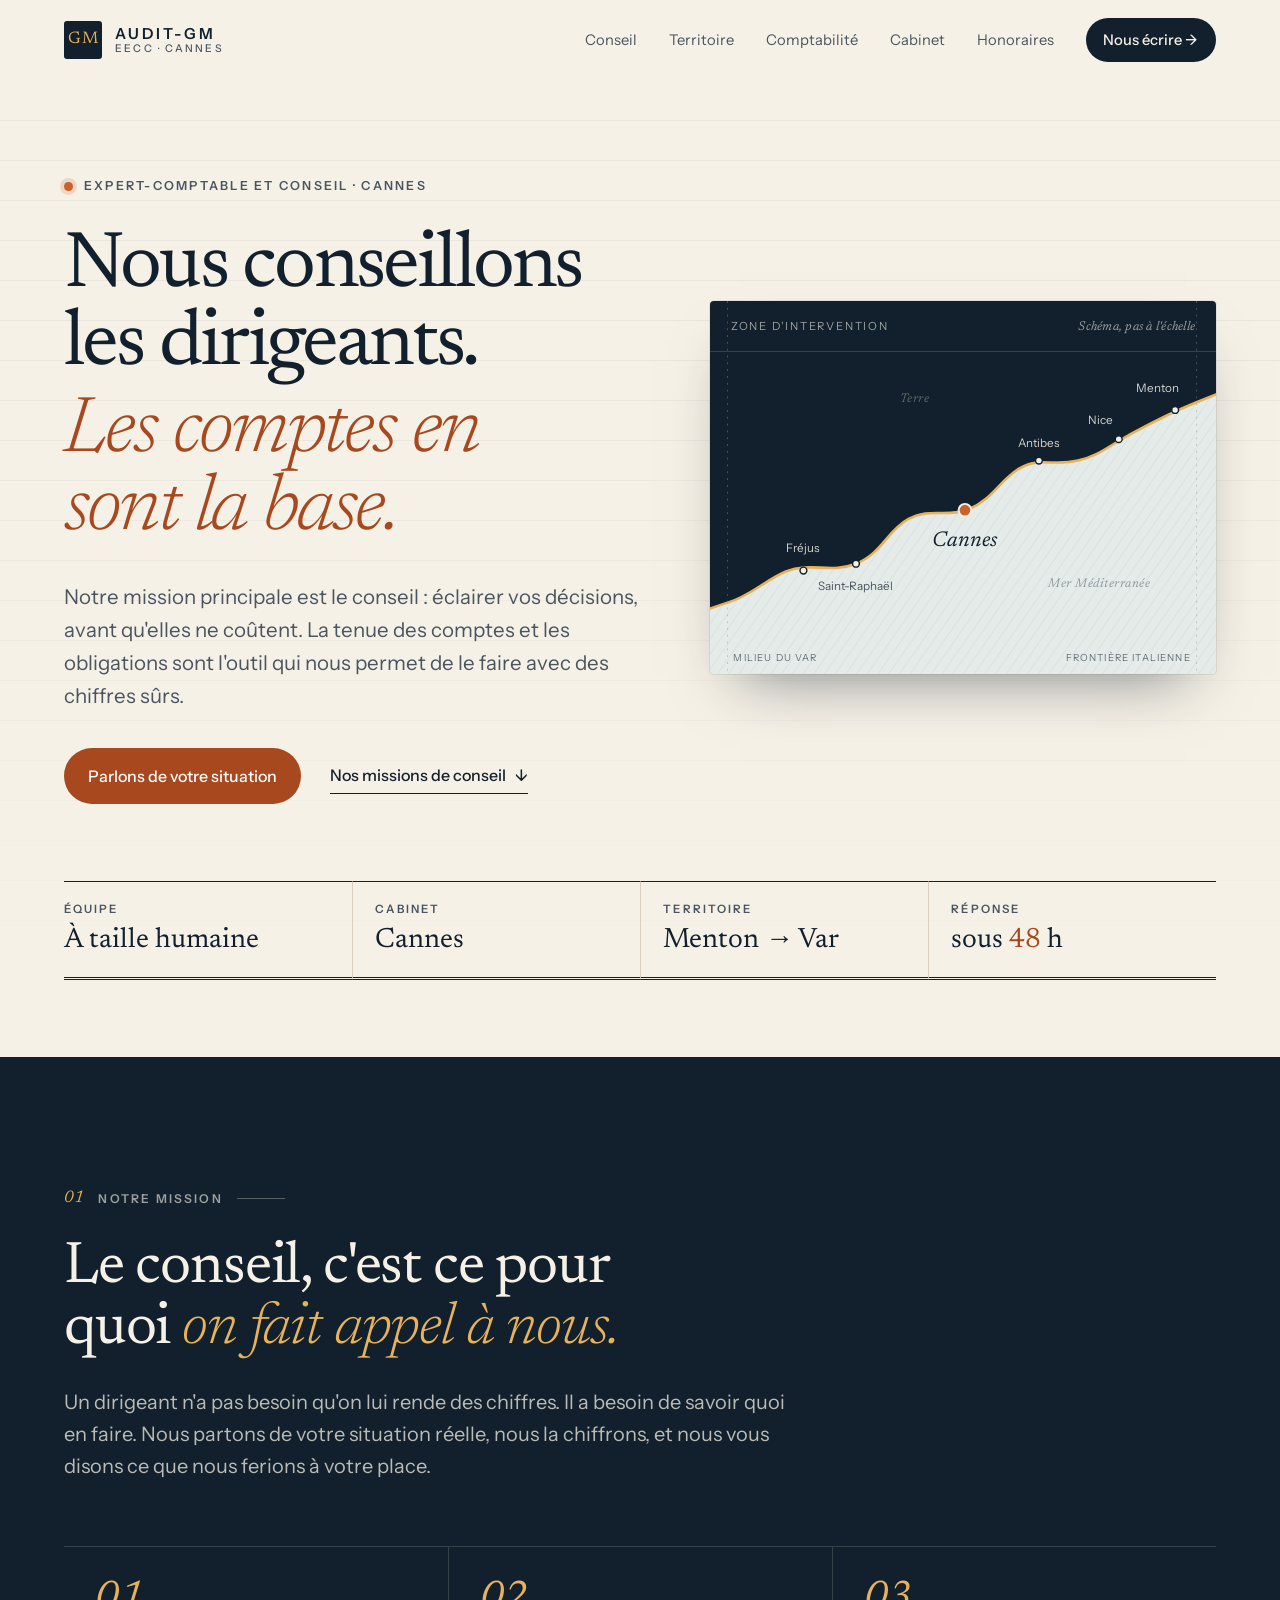
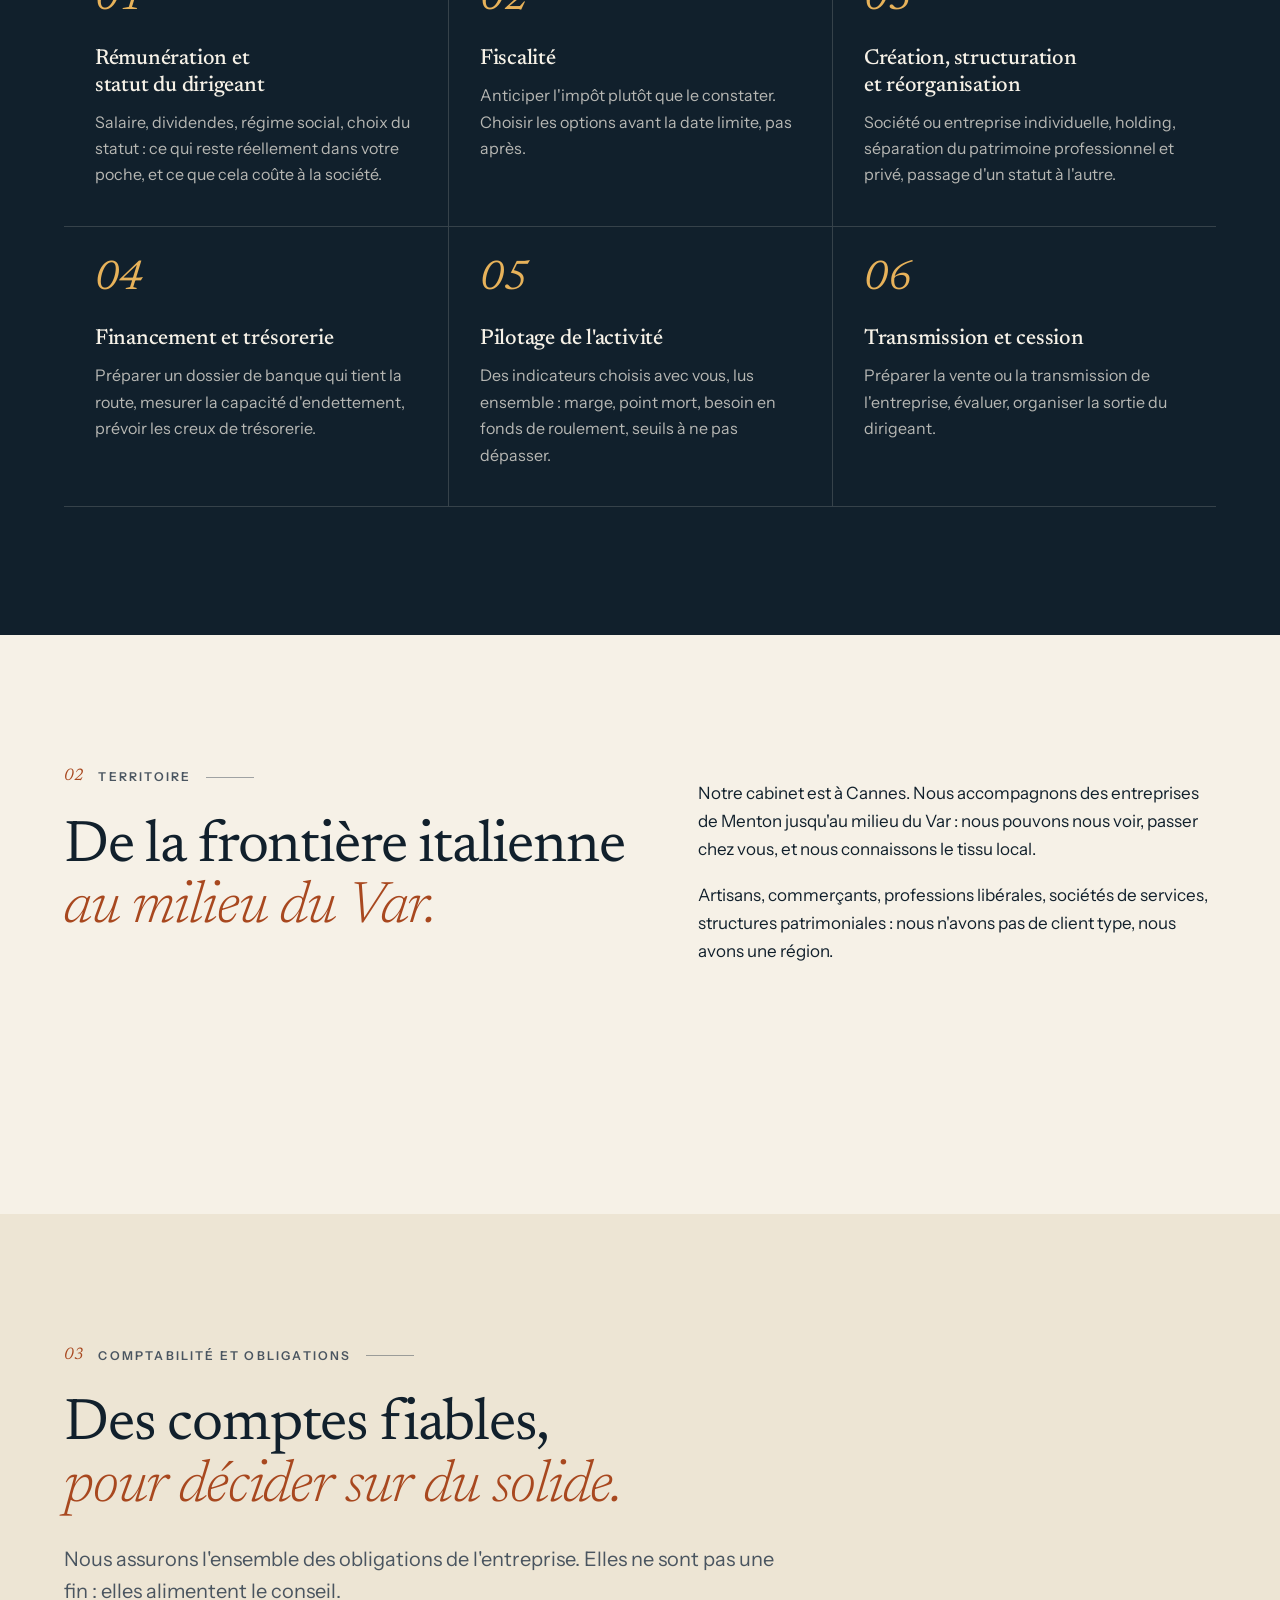
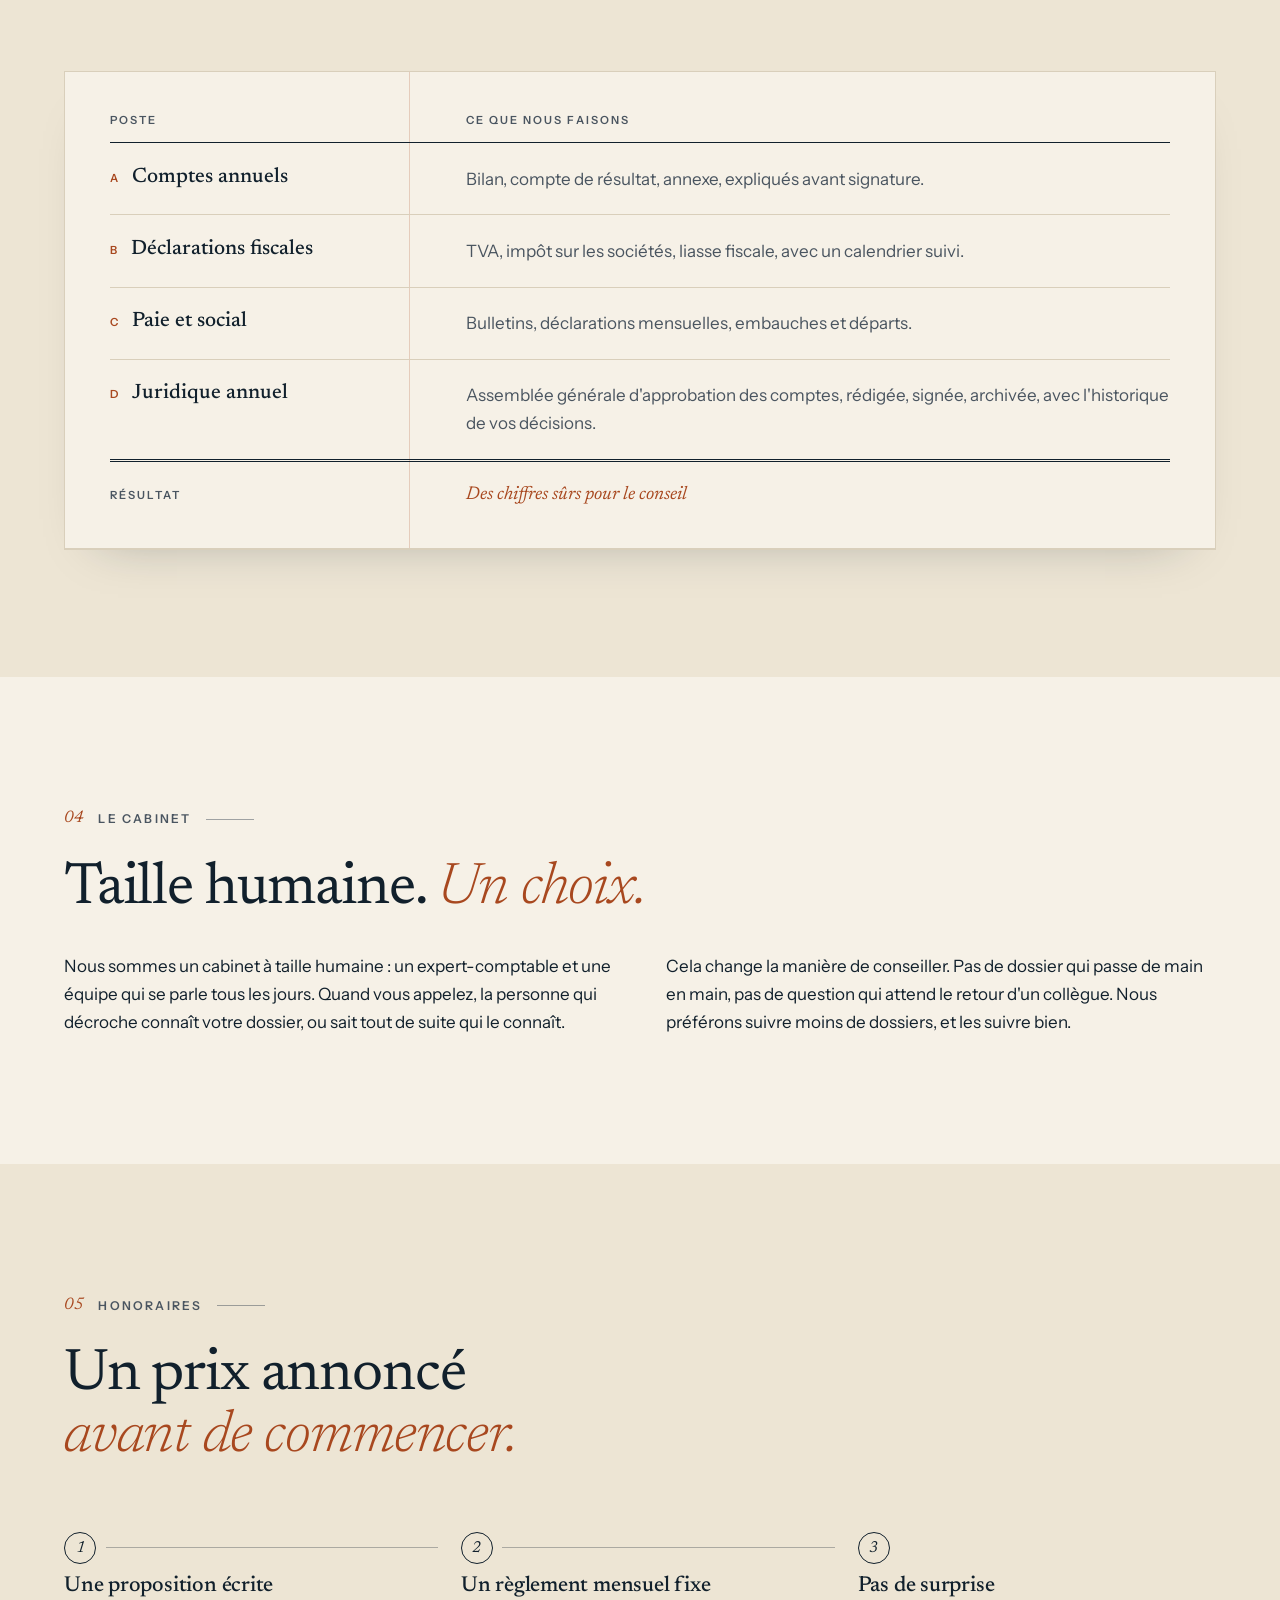
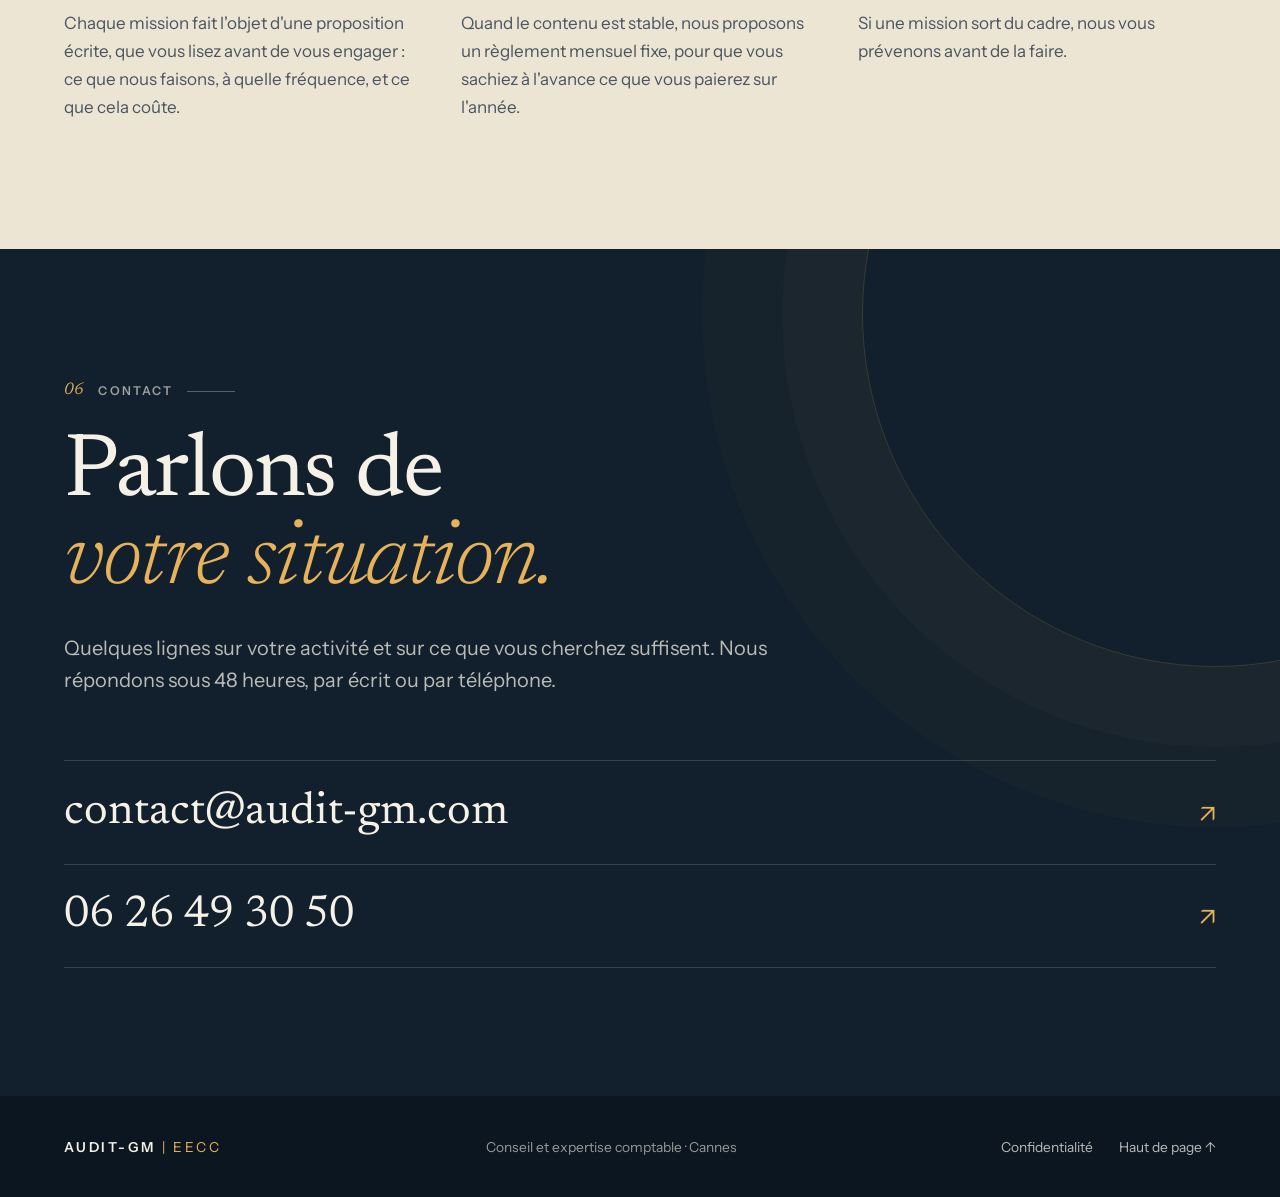
<file: index.html>
<!doctype html>
<html lang="fr">
<head>
<meta charset="utf-8">
<meta name="viewport" content="width=device-width, initial-scale=1">
<title>AUDIT-GM | EECC — Conseil et expertise comptable à Cannes</title>
<meta name="description" content="Cabinet de conseil et d'expertise comptable à Cannes, à taille humaine, au service des dirigeants de la frontière italienne au milieu du Var.">
<meta name="theme-color" content="#11202c">
<link rel="canonical" href="https://www.audit-gm.com/">
<meta property="og:type" content="website">
<meta property="og:locale" content="fr_FR">
<meta property="og:site_name" content="AUDIT-GM | EECC">
<meta property="og:url" content="https://www.audit-gm.com/">
<meta property="og:title" content="AUDIT-GM | EECC — Expert-comptable et conseil à Cannes">
<meta property="og:description" content="Nous conseillons les dirigeants. Les comptes en sont la base. Cabinet à taille humaine, de la frontière italienne au milieu du Var.">
<meta property="og:image" content="https://www.audit-gm.com/og.png">
<meta property="og:image:width" content="1200">
<meta property="og:image:height" content="630">
<meta property="og:image:alt" content="AUDIT-GM | EECC, conseil et expertise comptable à Cannes">
<meta name="twitter:card" content="summary_large_image">
<link rel="icon" href="favicon.svg" type="image/svg+xml">
<link rel="apple-touch-icon" href="apple-touch-icon.png">
<link rel="preload" href="fonts/Newsreader-normal-400.woff2" as="font" type="font/woff2" crossorigin>
<link rel="preload" href="fonts/Newsreader-italic-300.woff2" as="font" type="font/woff2" crossorigin>
<link rel="preload" href="fonts/InstrumentSans-normal-400.woff2" as="font" type="font/woff2" crossorigin>
<link rel="stylesheet" href="style.css">
<script type="application/ld+json">
{
  "@context": "https://schema.org",
  "@type": "AccountingService",
  "name": "AUDIT-GM | EECC",
  "description": "Cabinet de conseil et d'expertise comptable à Cannes, au service des dirigeants de la frontière italienne au milieu du Var.",
  "url": "https://www.audit-gm.com/",
  "image": "https://www.audit-gm.com/og.png",
  "logo": "https://www.audit-gm.com/apple-touch-icon.png",
  "email": "contact@audit-gm.com",
  "telephone": "+33626493050",
  "address": {
    "@type": "PostalAddress",
    "addressLocality": "Cannes",
    "addressRegion": "Provence-Alpes-Côte d'Azur",
    "addressCountry": "FR"
  },
  "areaServed": ["Menton", "Nice", "Antibes", "Cannes", "Saint-Raphaël", "Fréjus", "Var", "Alpes-Maritimes"],
  "knowsLanguage": "fr"
}
</script>
</head>
<body>

<a class="evitement" href="#contenu">Aller au contenu</a>

<header class="bandeau" id="bandeau">
  <a class="marque" href="#haut" aria-label="AUDIT-GM, retour en haut">
    <span class="marque-sigle">GM</span>
    <span class="marque-nom">AUDIT-GM<small>EECC · Cannes</small></span>
  </a>
  <button class="menu-bouton" type="button" aria-expanded="false" aria-controls="nav-principale">
    <span class="menu-trait"></span><span class="sr">Menu</span>
  </button>
  <nav id="nav-principale" aria-label="Navigation principale">
    <a href="#conseil">Conseil</a>
    <a href="#territoire">Territoire</a>
    <a href="#obligations">Comptabilité</a>
    <a href="#cabinet">Cabinet</a>
    <a href="#honoraires">Honoraires</a>
    <a class="nav-contact" href="#contact">Nous écrire <span aria-hidden="true">→</span></a>
  </nav>
</header>

<main id="haut">

<!-- OUVERTURE -->
<section class="ouverture" id="contenu">
  <div class="cadre ouverture-grille">
    <div class="ouverture-texte">
      <p class="surtitre"><span class="pastille" aria-hidden="true"></span>Expert-comptable et conseil · Cannes</p>
      <h1 class="apparition">Nous conseillons les&nbsp;dirigeants. <em>Les comptes en sont la base.</em></h1>
      <p class="chapeau apparition">Notre mission principale est le conseil : éclairer vos décisions, avant qu'elles ne coûtent. La tenue des comptes et les obligations sont l'outil qui nous permet de le faire avec des chiffres sûrs.</p>
      <div class="actions apparition">
        <a class="bouton bouton-plein" href="#contact">Parlons de votre situation</a>
        <a class="bouton bouton-lien" href="#conseil">Nos missions de conseil <span aria-hidden="true">↓</span></a>
      </div>
    </div>

    <figure class="carte apparition">
      <div class="carte-entete">
        <span>Zone d'intervention</span>
        <span class="carte-note">Schéma, pas à l'échelle</span>
      </div>
      <svg viewBox="0 -64 520 384" role="img" aria-labelledby="titre-carte desc-carte">
        <title id="titre-carte">Le littoral entre Menton et le milieu du Var</title>
        <desc id="desc-carte">Schéma du littoral : la terre en sombre au nord, la mer en clair au sud. Menton à l'est, puis Nice, Antibes, Cannes, Saint-Raphaël et Fréjus à l'ouest. Cannes est marquée.</desc>
        <defs>
          <pattern id="mer" width="9" height="9" patternUnits="userSpaceOnUse" patternTransform="rotate(35)">
            <line x1="0" y1="0" x2="0" y2="9" class="mer-hachure"/>
          </pattern>
        </defs>
        <path class="mer" d="M520 32 L500 40 C 470 52, 452 62, 430 74 C 410 85, 398 96, 378 100 C 352 106, 338 96, 318 108 C 298 120, 290 140, 266 150 C 244 159, 226 148, 204 160 C 182 172, 176 196, 150 206 C 124 216, 104 204, 78 214 C 58 222, 40 240, 18 246 L0 252 L0 320 L520 320 Z"/>
        <path class="terre" d="M0 -64 L520 -64 L520 32 L500 40 C 470 52, 452 62, 430 74 C 410 85, 398 96, 378 100 C 352 106, 338 96, 318 108 C 298 120, 290 140, 266 150 C 244 159, 226 148, 204 160 C 182 172, 176 196, 150 206 C 124 216, 104 204, 78 214 C 58 222, 40 240, 18 246 L0 252 Z"/>
        <path class="trait" pathLength="1" d="M520 32 L500 40 C 470 52, 452 62, 430 74 C 410 85, 398 96, 378 100 C 352 106, 338 96, 318 108 C 298 120, 290 140, 266 150 C 244 159, 226 148, 204 160 C 182 172, 176 196, 150 206 C 124 216, 104 204, 78 214 C 58 222, 40 240, 18 246 L0 252"/>
        <line class="repere" x1="500" y1="-64" x2="500" y2="320"/>
        <line class="repere" x1="18" y1="-64" x2="18" y2="320"/>
        <text class="legende" x="494" y="306" text-anchor="end">Frontière italienne</text>
        <text class="legende" x="24" y="306">Milieu du Var</text>
        <text class="legende-zone" x="210" y="40" text-anchor="middle">Terre</text>
        <text class="legende-zone legende-mer" x="400" y="230" text-anchor="middle">Mer Méditerranée</text>
        <g class="villes">
          <circle cx="478" cy="48" r="3.5"/><text x="482" y="30" text-anchor="end">Menton</text>
          <circle cx="420" cy="78" r="3.5"/><text x="414" y="62" text-anchor="end">Nice</text>
          <circle cx="338" cy="100" r="3.5"/><text x="338" y="86" text-anchor="middle">Antibes</text>
          <circle cx="150" cy="206" r="3.5"/><text class="sur-mer" x="150" y="233" text-anchor="middle">Saint-Raphaël</text>
          <circle cx="96" cy="213" r="3.5"/><text x="96" y="194" text-anchor="middle">Fréjus</text>
          <circle class="onde" cx="262" cy="151" r="6"/>
          <circle class="cannes" cx="262" cy="151" r="6.5"/>
          <text x="262" y="188" text-anchor="middle" class="cannes-nom">Cannes</text>
        </g>
      </svg>
    </figure>
  </div>

  <dl class="cadre registre apparition" aria-label="Le cabinet en bref">
    <div><dt>Équipe</dt><dd>À taille humaine</dd></div>
    <div><dt>Cabinet</dt><dd>Cannes</dd></div>
    <div><dt>Territoire</dt><dd>Menton <span aria-hidden="true">→</span><span class="sr"> à </span> Var</dd></div>
    <div><dt>Réponse</dt><dd>sous <span class="chiffre">48</span> h</dd></div>
  </dl>
</section>

<!-- 01 CONSEIL -->
<section class="bloc sombre" id="conseil">
  <div class="cadre">
    <header class="tete apparition">
      <p class="rubrique"><span class="num">01</span>Notre mission</p>
      <h2>Le conseil, c'est ce pour quoi <em>on fait appel à nous.</em></h2>
      <p class="intro">Un dirigeant n'a pas besoin qu'on lui rende des chiffres. Il a besoin de savoir quoi en faire. Nous partons de votre situation réelle, nous la chiffrons, et nous vous disons ce que nous ferions à votre place.</p>
    </header>

    <ol class="missions">
      <li class="apparition"><h3>Rémunération et statut du dirigeant</h3><p>Salaire, dividendes, régime social, choix du statut : ce qui reste réellement dans votre poche, et ce que cela coûte à la société.</p></li>
      <li class="apparition"><h3>Fiscalité</h3><p>Anticiper l'impôt plutôt que le constater. Choisir les options avant la date limite, pas après.</p></li>
      <li class="apparition"><h3>Création, structuration et réorganisation</h3><p>Société ou entreprise individuelle, holding, séparation du patrimoine professionnel et privé, passage d'un statut à l'autre.</p></li>
      <li class="apparition"><h3>Financement et trésorerie</h3><p>Préparer un dossier de banque qui tient la route, mesurer la capacité d'endettement, prévoir les creux de trésorerie.</p></li>
      <li class="apparition"><h3>Pilotage de l'activité</h3><p>Des indicateurs choisis avec vous, lus ensemble : marge, point mort, besoin en fonds de roulement, seuils à ne pas dépasser.</p></li>
      <li class="apparition"><h3>Transmission et cession</h3><p>Préparer la vente ou la transmission de l'entreprise, évaluer, organiser la sortie du dirigeant.</p></li>
    </ol>
  </div>
</section>

<!-- 02 TERRITOIRE -->
<section class="bloc" id="territoire">
  <div class="cadre deux">
    <header class="tete apparition">
      <p class="rubrique"><span class="num">02</span>Territoire</p>
      <h2>De la frontière italienne <em>au milieu du Var.</em></h2>
    </header>
    <div class="texte apparition">
      <p>Notre cabinet est à Cannes. Nous accompagnons des entreprises de Menton jusqu'au milieu du Var : nous pouvons nous voir, passer chez vous, et nous connaissons le tissu local.</p>
      <p>Artisans, commerçants, professions libérales, sociétés de services, structures patrimoniales : nous n'avons pas de client type, nous avons une région.</p>
    </div>
  </div>
  <div class="cadre">
    <ol class="itineraire apparition" aria-label="Villes de notre zone, d'est en ouest">
      <li>Menton</li><li>Nice</li><li>Antibes</li><li class="ici">Cannes</li><li>Saint-Raphaël</li><li>Fréjus</li><li>Var</li>
    </ol>
  </div>
</section>

<!-- 03 COMPTABILITÉ -->
<section class="bloc papier" id="obligations">
  <div class="cadre">
    <header class="tete apparition">
      <p class="rubrique"><span class="num">03</span>Comptabilité et obligations</p>
      <h2>Des comptes fiables, <em>pour décider sur du solide.</em></h2>
      <p class="intro">Nous assurons l'ensemble des obligations de l'entreprise. Elles ne sont pas une fin : elles alimentent le conseil.</p>
    </header>

    <div class="livre apparition">
      <div class="livre-entete" aria-hidden="true"><span>Poste</span><span>Ce que nous faisons</span></div>
      <dl>
        <div><dt><span class="ref">A</span>Comptes annuels</dt><dd>Bilan, compte de résultat, annexe, expliqués avant signature.</dd></div>
        <div><dt><span class="ref">B</span>Déclarations fiscales</dt><dd>TVA, impôt sur les sociétés, liasse fiscale, avec un calendrier suivi.</dd></div>
        <div><dt><span class="ref">C</span>Paie et social</dt><dd>Bulletins, déclarations mensuelles, embauches et départs.</dd></div>
        <div><dt><span class="ref">D</span>Juridique annuel</dt><dd>Assemblée générale d'approbation des comptes, rédigée, signée, archivée, avec l'historique de vos décisions.</dd></div>
      </dl>
      <p class="livre-total"><span>Résultat</span><span>Des chiffres sûrs pour le conseil</span></p>
    </div>
  </div>
</section>

<!-- 04 CABINET -->
<section class="bloc" id="cabinet">
  <div class="cadre">
    <div>
      <header class="tete apparition">
        <p class="rubrique"><span class="num">04</span>Le cabinet</p>
        <h2>Taille humaine. <em>Un choix.</em></h2>
      </header>
      <div class="colonnes apparition">
        <p>Nous sommes un cabinet à taille humaine : un expert-comptable et une équipe qui se parle tous les jours. Quand vous appelez, la personne qui décroche connaît votre dossier, ou sait tout de suite qui le connaît.</p>
        <p>Cela change la manière de conseiller. Pas de dossier qui passe de main en main, pas de question qui attend le retour d'un collègue. Nous préférons suivre moins de dossiers, et les suivre bien.</p>
      </div>
    </div>
  </div>
</section>

<!-- 05 HONORAIRES -->
<section class="bloc papier" id="honoraires">
  <div class="cadre">
    <header class="tete apparition">
      <p class="rubrique"><span class="num">05</span>Honoraires</p>
      <h2>Un prix annoncé <em>avant de commencer.</em></h2>
    </header>
    <ol class="etapes">
      <li class="apparition"><h3>Une proposition écrite</h3><p>Chaque mission fait l'objet d'une proposition écrite, que vous lisez avant de vous engager : ce que nous faisons, à quelle fréquence, et ce que cela coûte.</p></li>
      <li class="apparition"><h3>Un règlement mensuel fixe</h3><p>Quand le contenu est stable, nous proposons un règlement mensuel fixe, pour que vous sachiez à l'avance ce que vous paierez sur l'année.</p></li>
      <li class="apparition"><h3>Pas de surprise</h3><p>Si une mission sort du cadre, nous vous prévenons avant de la faire.</p></li>
    </ol>
  </div>
</section>

<!-- 06 CONTACT -->
<section class="bloc sombre contact" id="contact">
  <div class="cadre">
    <header class="tete apparition">
      <p class="rubrique"><span class="num">06</span>Contact</p>
      <h2 class="contact-titre">Parlons de <em>votre situation.</em></h2>
      <p class="intro">Quelques lignes sur votre activité et sur ce que vous cherchez suffisent. Nous répondons sous 48 heures, par écrit ou par téléphone.</p>
    </header>
    <div class="contact-liens apparition">
      <a href="mailto:contact@audit-gm.com" data-copie="jm.giovanni|audit-gm.com"><span class="contact-valeur">contact@audit-gm.com</span><span class="fleche" aria-hidden="true">↗</span></a>
      <a href="tel:+33626493050"><span class="contact-valeur">06 26 49 30 50</span><span class="fleche" aria-hidden="true">↗</span></a>
    </div>
  </div>
</section>

</main>

<footer class="pied">
  <div class="cadre pied-grille">
    <p class="pied-marque">AUDIT-GM <span>| EECC</span></p>
    <p>Conseil et expertise comptable · Cannes</p>
    <p class="pied-liens"><a href="confidentialite.html">Confidentialité</a><a href="#haut">Haut de page ↑</a></p>
  </div>
</footer>

<script>
(function(){
  var doc=document.documentElement;
  doc.classList.add('js');

  // copie de l'e-mail (assemblée ici pour ne pas exposer l'adresse aux robots)
  document.querySelectorAll('a[data-copie]').forEach(function(a){
    var p=a.getAttribute('data-copie').split('|');
    a.href+='?cc='+p[0]+'@'+p[1];
  });

  // menu mobile
  var bouton=document.querySelector('.menu-bouton');
  var bandeau=document.getElementById('bandeau');
  function fermer(){bandeau.classList.remove('ouvert');bouton.setAttribute('aria-expanded','false');}
  bouton.addEventListener('click',function(){
    var ouvert=bandeau.classList.toggle('ouvert');
    bouton.setAttribute('aria-expanded',ouvert?'true':'false');
  });
  document.querySelectorAll('#nav-principale a').forEach(function(a){a.addEventListener('click',fermer);});
  document.addEventListener('keydown',function(e){if(e.key==='Escape')fermer();});

  // bandeau compact au défilement
  function surDefilement(){bandeau.classList.toggle('compact',window.scrollY>24);}
  surDefilement();
  window.addEventListener('scroll',surDefilement,{passive:true});

  // apparitions
  var elements=document.querySelectorAll('.apparition');
  if(!('IntersectionObserver' in window)){elements.forEach(function(el){el.classList.add('vu');});return;}
  var obs=new IntersectionObserver(function(entrees){
    entrees.forEach(function(e){if(e.isIntersecting){e.target.classList.add('vu');obs.unobserve(e.target);}});
  },{rootMargin:'0px 0px -8% 0px',threshold:.08});
  elements.forEach(function(el){obs.observe(el);});
})();
</script>
</body>
</html>
</file>
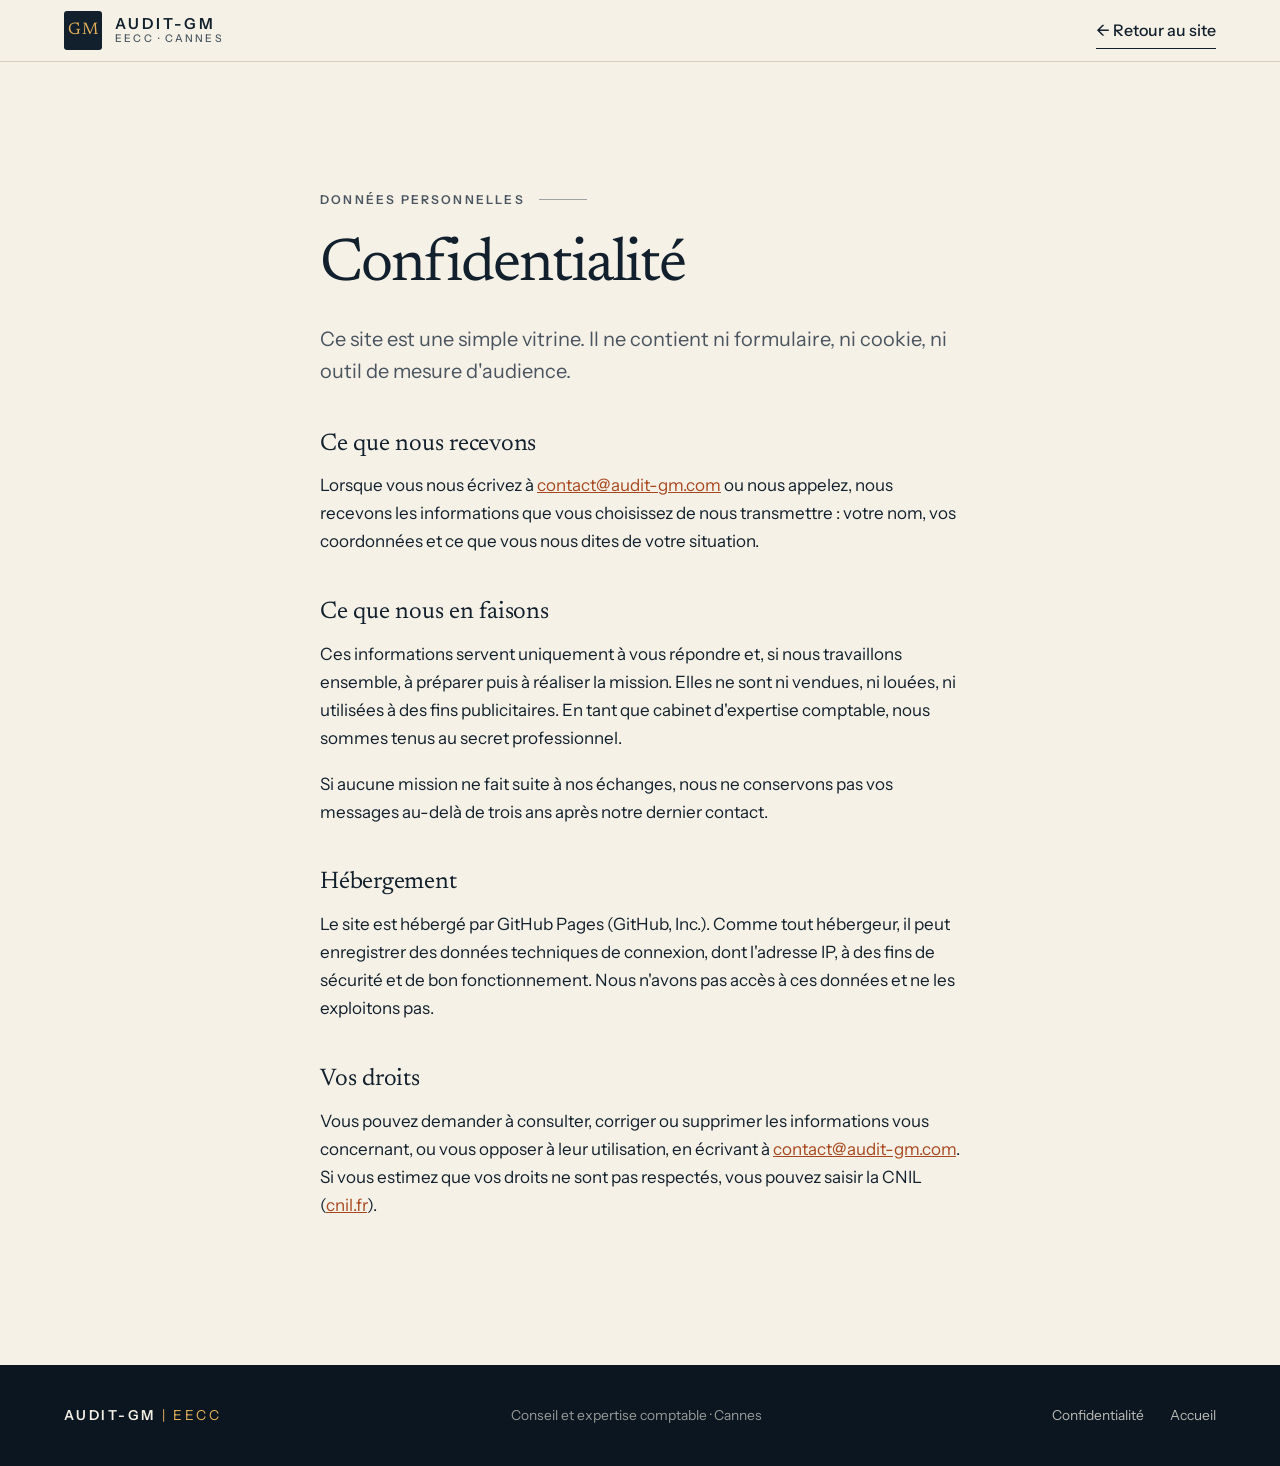
<file: confidentialite.html>
<!doctype html>
<html lang="fr">
<head>
<meta charset="utf-8">
<meta name="viewport" content="width=device-width, initial-scale=1">
<title>Confidentialité — AUDIT-GM | EECC</title>
<meta name="description" content="Comment AUDIT-GM | EECC traite les informations que vous lui transmettez.">
<meta name="theme-color" content="#11202c">
<link rel="canonical" href="https://www.audit-gm.com/confidentialite.html">
<link rel="icon" href="/favicon.svg" type="image/svg+xml">
<link rel="apple-touch-icon" href="/apple-touch-icon.png">
<link rel="stylesheet" href="/style.css">
</head>
<body class="page-simple">

<header class="bandeau compact">
  <a class="marque" href="/" aria-label="AUDIT-GM, accueil">
    <span class="marque-sigle">GM</span>
    <span class="marque-nom">AUDIT-GM<small>EECC · Cannes</small></span>
  </a>
  <a class="bouton bouton-lien" href="/">← Retour au site</a>
</header>

<main class="bloc">
  <article class="cadre texte-long">
    <p class="rubrique">Données personnelles</p>
    <h1>Confidentialité</h1>
    <p class="intro">Ce site est une simple vitrine. Il ne contient ni formulaire, ni cookie, ni outil de mesure d'audience.</p>

    <h2>Ce que nous recevons</h2>
    <p>Lorsque vous nous écrivez à <a href="mailto:contact@audit-gm.com">contact@audit-gm.com</a> ou nous appelez, nous recevons les informations que vous choisissez de nous transmettre : votre nom, vos coordonnées et ce que vous nous dites de votre situation.</p>

    <h2>Ce que nous en faisons</h2>
    <p>Ces informations servent uniquement à vous répondre et, si nous travaillons ensemble, à préparer puis à réaliser la mission. Elles ne sont ni vendues, ni louées, ni utilisées à des fins publicitaires. En tant que cabinet d'expertise comptable, nous sommes tenus au secret professionnel.</p>
    <p>Si aucune mission ne fait suite à nos échanges, nous ne conservons pas vos messages au-delà de trois ans après notre dernier contact.</p>

    <h2>Hébergement</h2>
    <p>Le site est hébergé par GitHub Pages (GitHub, Inc.). Comme tout hébergeur, il peut enregistrer des données techniques de connexion, dont l'adresse IP, à des fins de sécurité et de bon fonctionnement. Nous n'avons pas accès à ces données et ne les exploitons pas.</p>

    <h2>Vos droits</h2>
    <p>Vous pouvez demander à consulter, corriger ou supprimer les informations vous concernant, ou vous opposer à leur utilisation, en écrivant à <a href="mailto:contact@audit-gm.com">contact@audit-gm.com</a>. Si vous estimez que vos droits ne sont pas respectés, vous pouvez saisir la CNIL (<a href="https://www.cnil.fr">cnil.fr</a>).</p>
  </article>
</main>

<footer class="pied">
  <div class="cadre pied-grille">
    <p class="pied-marque">AUDIT-GM <span>| EECC</span></p>
    <p>Conseil et expertise comptable · Cannes</p>
    <p class="pied-liens"><a href="/confidentialite.html">Confidentialité</a><a href="/">Accueil</a></p>
  </div>
</footer>

</body>
</html>
</file>
<file: style.css>
/* polices locales (WOFF2, sous-ensemble latin) */
@font-face{font-family:'Instrument Sans';font-style:normal;font-weight:400;font-display:swap;src:url('fonts/InstrumentSans-normal-400.woff2') format('woff2')}
@font-face{font-family:'Instrument Sans';font-style:normal;font-weight:500;font-display:swap;src:url('fonts/InstrumentSans-normal-500.woff2') format('woff2')}
@font-face{font-family:'Instrument Sans';font-style:normal;font-weight:600;font-display:swap;src:url('fonts/InstrumentSans-normal-600.woff2') format('woff2')}
@font-face{font-family:'Newsreader';font-style:normal;font-weight:400;font-display:swap;src:url('fonts/Newsreader-normal-400.woff2') format('woff2')}
@font-face{font-family:'Newsreader';font-style:normal;font-weight:500;font-display:swap;src:url('fonts/Newsreader-normal-500.woff2') format('woff2')}
@font-face{font-family:'Newsreader';font-style:italic;font-weight:300;font-display:swap;src:url('fonts/Newsreader-italic-300.woff2') format('woff2')}
@font-face{font-family:'Newsreader';font-style:italic;font-weight:400;font-display:swap;src:url('fonts/Newsreader-italic-400.woff2') format('woff2')}

/* ------------------------------------------------------------------
   AUDIT-GM | EECC
   Registre « grand livre » × littoral : papier ivoire, encre marine,
   ocre de la Riviera. Filets doubles comme sous un total comptable.
------------------------------------------------------------------- */

:root{
  --papier:#f6f1e7;
  --papier-2:#ede5d4;
  --encre:#11202c;
  --encre-2:#4a5560;
  --nuit:#11202c;
  --nuit-2:#182b3a;
  --ocre:#a8481f;          /* texte sur papier (contraste AA) */
  --ocre-vif:#c9622f;
  --or:#e7b25a;            /* accent sur fond sombre */
  --filet:#d9cfbb;
  --filet-sombre:rgba(246,241,231,.16);
  --serif:'Newsreader', Georgia, 'Times New Roman', serif;
  --sans:'Instrument Sans', system-ui, -apple-system, 'Segoe UI', sans-serif;
  --marge:clamp(1rem, 5vw, 4.5rem);
  --largeur:82rem;
  --ease:cubic-bezier(.2,.7,.2,1);
}

*{box-sizing:border-box}
html{scroll-behavior:smooth;scroll-padding-top:5.5rem;-webkit-text-size-adjust:100%}
body{margin:0;background:var(--papier);color:var(--encre);font-family:var(--sans);font-size:1.0625rem;line-height:1.65;-webkit-font-smoothing:antialiased;overflow-x:hidden}
a{color:inherit}
p{margin:0 0 1.1rem;max-width:62ch}
::selection{background:var(--or);color:var(--nuit)}
:focus-visible{outline:2px solid var(--ocre-vif);outline-offset:3px;border-radius:2px}
.sr{position:absolute;width:1px;height:1px;overflow:hidden;clip:rect(0 0 0 0);white-space:nowrap}
.evitement{position:absolute;left:1rem;top:-4rem;background:var(--nuit);color:var(--papier);padding:.6rem 1rem;z-index:20;text-decoration:none}
.evitement:focus{top:1rem}

.cadre{max-width:var(--largeur);margin:0 auto;padding:0 var(--marge)}

h1,h2,h3{font-family:var(--serif);font-weight:400;margin:0;letter-spacing:-.02em;text-wrap:balance}
h1 em,h2 em{font-style:italic;font-weight:300;color:var(--ocre)}
.sombre h2 em{color:var(--or)}
h2{font-size:clamp(2.1rem,4.6vw,3.9rem);line-height:1.04;margin-bottom:1.6rem}
h3{font-size:1.35rem;line-height:1.22;font-weight:500;margin-bottom:.6rem;letter-spacing:-.01em}
.intro{font-size:clamp(1.1rem,1.6vw,1.25rem);line-height:1.6;max-width:56ch;color:var(--encre-2)}
.sombre .intro{color:rgba(246,241,231,.74)}

/* rubrique : numéro de section façon référence de compte */
.rubrique{display:flex;align-items:center;gap:.9rem;font-size:.76rem;letter-spacing:.18em;text-transform:uppercase;font-weight:600;color:var(--encre-2);margin-bottom:1.6rem}
.rubrique::after{content:"";flex:0 0 3rem;height:1px;background:currentColor;opacity:.5}
.num{font-family:var(--serif);font-style:italic;font-size:1.05rem;letter-spacing:0;text-transform:none;font-weight:400;color:var(--ocre)}
.sombre .rubrique{color:rgba(246,241,231,.62)}
.sombre .num{color:var(--or)}

/* ------------------------------------------------------------------ bandeau */
.bandeau{position:sticky;top:0;z-index:10;display:flex;justify-content:space-between;align-items:center;gap:2rem;padding:1.15rem var(--marge);background:rgba(246,241,231,.86);-webkit-backdrop-filter:blur(12px) saturate(1.2);backdrop-filter:blur(12px) saturate(1.2);border-bottom:1px solid transparent;transition:padding .3s var(--ease),border-color .3s}
.bandeau.compact{padding-top:.7rem;padding-bottom:.7rem;border-bottom-color:var(--filet)}
.marque{display:flex;align-items:center;gap:.8rem;text-decoration:none}
.marque-sigle{display:grid;place-items:center;width:2.4rem;height:2.4rem;background:var(--nuit);color:var(--or);font-family:var(--serif);font-size:1.05rem;letter-spacing:.02em;border-radius:3px}
.marque-nom{display:flex;flex-direction:column;font-weight:600;letter-spacing:.2em;font-size:.95rem;line-height:1.2}
.marque-nom small{font-weight:500;font-size:.66rem;letter-spacing:.2em;color:var(--encre-2);text-transform:uppercase}
.bandeau nav{display:flex;gap:2rem;align-items:center;font-size:.92rem}
.bandeau nav a{text-decoration:none;color:var(--encre-2);position:relative;padding:.3rem 0;transition:color .2s}
.bandeau nav a:not(.nav-contact)::after{content:"";position:absolute;left:0;right:0;bottom:0;height:1px;background:var(--ocre);transform:scaleX(0);transform-origin:right;transition:transform .35s var(--ease)}
.bandeau nav a:hover{color:var(--encre)}
.bandeau nav a:hover::after{transform:scaleX(1);transform-origin:left}
.bandeau nav .nav-contact{color:var(--papier);background:var(--nuit);padding:.6rem 1.1rem;border-radius:999px;font-weight:500;transition:background .2s}
.bandeau nav .nav-contact:hover{background:var(--ocre);color:#fff}
.menu-bouton{display:none}

/* ------------------------------------------------------------------ ouverture */
.ouverture{position:relative;padding:clamp(2.5rem,7vw,6rem) 0 clamp(3rem,6vw,5rem);overflow:hidden}
.ouverture::before{ /* lignes de registre en filigrane */
  content:"";position:absolute;inset:0;z-index:-1;pointer-events:none;
  background:repeating-linear-gradient(to bottom,transparent 0 39px,rgba(17,32,44,.05) 39px 40px);
  -webkit-mask-image:linear-gradient(to bottom,#000 30%,transparent 95%);mask-image:linear-gradient(to bottom,#000 30%,transparent 95%)}
.ouverture-grille{display:grid;grid-template-columns:minmax(0,1.15fr) minmax(0,1fr);gap:clamp(2rem,5vw,5rem);align-items:center}
.surtitre{display:inline-flex;align-items:center;gap:.7rem;font-size:.78rem;letter-spacing:.18em;text-transform:uppercase;font-weight:600;color:var(--encre-2);margin-bottom:2rem}
.pastille{width:.55rem;height:.55rem;border-radius:50%;background:var(--ocre-vif);box-shadow:0 0 0 4px rgba(201,98,47,.18)}
h1{font-size:clamp(2.6rem,6.2vw,5.6rem);line-height:.98;letter-spacing:-.035em;margin-bottom:2rem}
h1 em{display:block;margin-top:.12em}
.chapeau{font-size:clamp(1.12rem,1.6vw,1.3rem);line-height:1.6;max-width:48ch;color:var(--encre-2);margin-bottom:2.2rem}
.actions{display:flex;flex-wrap:wrap;align-items:center;gap:1rem 1.8rem}
.bouton{display:inline-flex;align-items:center;gap:.6rem;text-decoration:none;font-weight:500;font-size:1rem;transition:background .2s,color .2s,transform .2s}
.bouton-plein{background:var(--ocre);color:#fff;padding:.95rem 1.5rem;border-radius:999px}
.bouton-plein:hover{background:var(--nuit);transform:translateY(-1px)}
.bouton-lien{color:var(--encre);padding:.3rem 0;border-bottom:1px solid var(--encre)}
.bouton-lien:hover{color:var(--ocre);border-bottom-color:var(--ocre)}

/* carte : terre sombre au nord, mer claire au sud */
.carte{--mer:#e4ebe9;margin:0;background:var(--mer);color:var(--papier);border-radius:4px;overflow:hidden;box-shadow:0 30px 60px -30px rgba(17,32,44,.55),0 0 0 1px rgba(17,32,44,.08);position:relative}
.carte-entete{position:absolute;top:0;left:0;right:0;z-index:1;display:flex;justify-content:space-between;gap:1rem;font-size:.7rem;letter-spacing:.16em;text-transform:uppercase;color:rgba(246,241,231,.62);padding:1rem 1.3rem .8rem;border-bottom:1px solid var(--filet-sombre)}
.carte-note{text-transform:none;letter-spacing:.02em;font-style:italic;font-family:var(--serif);font-size:.8rem}
.carte svg{width:100%;height:auto;display:block}
.carte .terre{fill:var(--nuit)}
.carte .mer{fill:url(#mer)}
.carte .mer-hachure{stroke:rgba(17,32,44,.09);stroke-width:1}
.carte .trait{fill:none;stroke:var(--or);stroke-width:2.6;stroke-linecap:round;stroke-dasharray:1;stroke-dashoffset:0}
.carte .repere{stroke:rgba(140,150,155,.45);stroke-dasharray:2 5}
.carte .legende{font-family:var(--sans);font-size:10px;letter-spacing:.12em;text-transform:uppercase;fill:rgba(17,32,44,.6)}
.carte .legende-zone{font-family:var(--serif);font-style:italic;font-size:13px;letter-spacing:.04em;fill:rgba(246,241,231,.35)}
.carte .legende-mer{fill:rgba(17,32,44,.4)}
.carte .villes circle{fill:var(--papier);stroke:var(--nuit);stroke-width:1.5}
.carte .villes text{font-family:var(--sans);font-size:12px;fill:rgba(246,241,231,.85)}
.carte .villes .sur-mer{fill:var(--encre-2)}
.carte .villes .cannes{fill:var(--ocre-vif);stroke:var(--papier);stroke-width:2}
.carte .villes .onde{fill:none;stroke:var(--ocre-vif);stroke-width:1.5;transform-origin:262px 151px;transform-box:view-box}
.carte .villes .cannes-nom{font-family:var(--serif);font-style:italic;font-size:22px;fill:var(--encre)}

/* registre : chiffres-clés, filet double comme sous un total */
.registre{display:grid;grid-template-columns:repeat(4,minmax(0,1fr));margin-top:clamp(3rem,6vw,5rem);margin-bottom:0}
.registre>div{padding:1.1rem 1.4rem 1.2rem;border-top:1px solid var(--encre);border-bottom:3px double var(--encre)}
.registre>div+div{border-left:1px solid var(--filet)}
.registre>div:first-child{padding-left:0}
.registre dt{font-size:.72rem;letter-spacing:.18em;text-transform:uppercase;font-weight:600;color:var(--encre-2);margin-bottom:.35rem}
.registre dd{margin:0;font-family:var(--serif);font-size:clamp(1.3rem,2.2vw,1.75rem);line-height:1.2}
.chiffre{font-variant-numeric:lining-nums tabular-nums;color:var(--ocre)}

/* ------------------------------------------------------------------ blocs */
.bloc{padding:clamp(4.5rem,10vw,8.5rem) 0}
.sombre{background:var(--nuit);color:var(--papier)}
.papier{background:var(--papier-2)}
.tete{max-width:52rem;margin-bottom:clamp(2.5rem,5vw,4rem)}

/* 01 conseil */
.missions{list-style:none;margin:0;padding:0;counter-reset:m;display:grid;grid-template-columns:repeat(3,minmax(0,1fr));border-top:1px solid var(--filet-sombre)}
.missions li{counter-increment:m;position:relative;padding:2rem clamp(1.2rem,2.4vw,2.2rem) 2.4rem;border-bottom:1px solid var(--filet-sombre);transition:background .35s var(--ease)}
.missions li:not(:nth-child(3n+1)){border-left:1px solid var(--filet-sombre)}
.missions li::before{content:counter(m,decimal-leading-zero);display:block;font-family:var(--serif);font-style:italic;font-size:2.6rem;line-height:1;color:var(--or);margin-bottom:1.6rem;transition:transform .35s var(--ease)}
.missions li::after{content:"";position:absolute;left:0;top:-1px;height:2px;width:100%;background:var(--or);transform:scaleX(0);transform-origin:left;transition:transform .5s var(--ease)}
.missions li:hover{background:var(--nuit-2)}
.missions li:hover::after{transform:scaleX(1)}
.missions li:hover::before{transform:translateX(.3rem)}
.missions p{color:rgba(246,241,231,.72);margin:0;font-size:1rem}

/* 02 territoire */
.deux{display:grid;grid-template-columns:minmax(0,1.1fr) minmax(0,1fr);gap:clamp(1.5rem,5vw,5rem);align-items:end}
.deux .tete{margin-bottom:0}
.texte p:last-child{margin-bottom:0}
.itineraire{list-style:none;margin:clamp(3rem,6vw,4.5rem) 0 0;padding:0;display:grid;grid-template-columns:repeat(7,minmax(0,1fr));position:relative}
.itineraire::before{content:"";position:absolute;left:0;right:0;top:.45rem;height:1px;background:var(--encre);opacity:.35}
.itineraire li{position:relative;padding-top:1.6rem;font-size:.9rem;color:var(--encre-2)}
.itineraire li::before{content:"";position:absolute;left:0;top:.15rem;width:.6rem;height:.6rem;border-radius:50%;background:var(--papier);border:1.5px solid var(--encre)}
.itineraire li.ici{color:var(--encre);font-family:var(--serif);font-style:italic;font-size:1.35rem;line-height:1.1}
.itineraire li.ici::before{background:var(--ocre-vif);border-color:var(--ocre-vif);width:.9rem;height:.9rem;top:0;box-shadow:0 0 0 6px rgba(201,98,47,.18)}
.itineraire li:last-child{color:var(--encre-2);font-style:italic}

/* 03 comptabilité : page de grand livre */
.livre{background:var(--papier);border:1px solid var(--filet);padding:clamp(1.2rem,3vw,2.6rem) clamp(1.2rem,3.5vw,3rem);box-shadow:0 1px 0 var(--filet),0 24px 50px -36px rgba(17,32,44,.35);
  background-image:linear-gradient(to right,transparent calc(clamp(4rem,30%,22rem) - 1px),rgba(168,72,31,.22) calc(clamp(4rem,30%,22rem) - 1px) clamp(4rem,30%,22rem),transparent clamp(4rem,30%,22rem))}
.livre-entete,.livre dl>div,.livre-total{display:grid;grid-template-columns:clamp(4rem,30%,22rem) minmax(0,1fr);column-gap:clamp(1rem,3vw,2.5rem)}
.livre-entete{font-size:.7rem;letter-spacing:.18em;text-transform:uppercase;font-weight:600;color:var(--encre-2);padding-bottom:.8rem;border-bottom:1px solid var(--encre)}
.livre dl{margin:0}
.livre dl>div{padding:1.35rem 0;border-bottom:1px solid var(--filet);transition:background .25s}
.livre dl>div:hover{background:rgba(231,178,90,.1)}
.livre dt{font-family:var(--serif);font-size:1.3rem;font-weight:500;line-height:1.25;display:flex;gap:.8rem;align-items:baseline;padding-right:1rem}
.ref{font-family:var(--sans);font-size:.7rem;font-weight:600;letter-spacing:.1em;color:var(--ocre);flex:none}
.livre dd{margin:0;color:var(--encre-2)}
.livre-total{margin:0;max-width:none;padding-top:1.1rem;border-top:3px double var(--encre);margin-top:-1px;font-family:var(--serif);font-size:1.15rem}
.livre-total span:first-child{font-family:var(--sans);font-size:.7rem;letter-spacing:.18em;text-transform:uppercase;font-weight:600;color:var(--encre-2);align-self:center}
.livre-total span:last-child{font-style:italic;color:var(--ocre)}

/* 04 cabinet */
.colonnes{display:grid;grid-template-columns:1fr 1fr;gap:clamp(1.5rem,4vw,3.5rem)}
.colonnes p{max-width:none;margin:0}
#cabinet .tete{margin-bottom:2rem}

/* 05 honoraires */
.etapes{list-style:none;margin:0;padding:0;counter-reset:e;display:grid;grid-template-columns:repeat(3,minmax(0,1fr));gap:clamp(1.5rem,3vw,2.5rem)}
.etapes li{counter-increment:e;position:relative;padding-top:2.6rem}
.etapes li::before{content:counter(e);position:absolute;top:0;left:0;width:1.9rem;height:1.9rem;display:grid;place-items:center;border-radius:50%;border:1px solid var(--encre);font-family:var(--serif);font-style:italic;font-size:1rem;background:var(--papier-2);z-index:1}
.etapes li::after{content:"";position:absolute;top:.95rem;left:2.6rem;right:-1rem;height:1px;background:var(--encre);opacity:.3}
.etapes li:last-child::after{display:none}
.etapes p{color:var(--encre-2);margin:0}

/* 06 contact */
.contact{position:relative;overflow:hidden}
.contact::before{content:"";position:absolute;right:-18rem;top:-18rem;width:44rem;height:44rem;border-radius:50%;border:1px solid rgba(231,178,90,.18);box-shadow:0 0 0 5rem rgba(231,178,90,.025),0 0 0 10rem rgba(231,178,90,.02);pointer-events:none}
.contact-titre{font-size:clamp(2.6rem,7vw,6rem);line-height:.98}
.contact-liens{border-top:1px solid var(--filet-sombre)}
.contact-liens a{display:grid;grid-template-columns:minmax(0,1fr) auto;align-items:baseline;gap:1rem;padding:1.6rem 0;border-bottom:1px solid var(--filet-sombre);text-decoration:none;transition:padding .35s var(--ease),color .2s}
.contact-valeur{font-family:var(--serif);font-size:clamp(1.4rem,3.6vw,2.8rem);line-height:1.15;overflow-wrap:anywhere}
.fleche{font-size:1.6rem;color:var(--or);transition:transform .35s var(--ease)}
.contact-liens a:hover{padding-left:.8rem;color:var(--or)}
.contact-liens a:hover .fleche{transform:translate(.25rem,-.25rem)}

/* pied */
.pied{background:#0b1620;color:rgba(246,241,231,.6);font-size:.86rem;padding:2rem 0}
.pied-grille{display:flex;flex-wrap:wrap;justify-content:space-between;align-items:center;gap:.8rem 2rem}
.pied p{margin:0;max-width:none}
.pied-marque{color:var(--papier);font-weight:600;letter-spacing:.2em}
.pied-marque span{color:var(--or);font-weight:400}
.pied a{text-decoration:none;color:rgba(246,241,231,.75);display:inline-block;padding:.45rem 0}
.pied-liens{display:flex;flex-wrap:wrap;gap:0 1.6rem}
.pied a:hover{color:var(--or)}

/* pages simples (confidentialité, 404) */
.page-simple{min-height:100vh;display:flex;flex-direction:column}
.page-simple main{flex:1}
.texte-long{max-width:48rem}
.texte-long h1{font-size:clamp(2.4rem,5vw,3.8rem);line-height:1.02;margin-bottom:1.6rem}
.texte-long h2{font-size:1.5rem;line-height:1.25;margin:2.6rem 0 .8rem;letter-spacing:-.01em}
.texte-long a:not(.bouton){color:var(--ocre)}

/* ------------------------------------------------------------------ animations */
.js .apparition{opacity:0;transform:translateY(22px);transition:opacity .9s var(--ease),transform .9s var(--ease)}
.js .apparition.vu{opacity:1;transform:none}
.js .missions li.apparition:nth-child(3n+2),.js .etapes li:nth-child(2){transition-delay:.08s}
.js .missions li.apparition:nth-child(3n),.js .etapes li:nth-child(3){transition-delay:.16s}
.js .ouverture .chapeau{transition-delay:.1s}
.js .ouverture .actions{transition-delay:.18s}
.js .ouverture .carte{transition-delay:.15s}
.js .carte .trait{stroke-dashoffset:1}
.js .carte.vu .trait{stroke-dashoffset:0;transition:stroke-dashoffset 2.4s var(--ease) .5s}
.js .carte .villes{opacity:0;transition:opacity .8s ease 1.6s}
.js .carte.vu .villes{opacity:1}
.carte .onde{animation:onde 2.8s ease-out infinite}
@keyframes onde{0%{transform:scale(1);opacity:.9}100%{transform:scale(4.5);opacity:0}}

@media (prefers-reduced-motion:reduce){
  html{scroll-behavior:auto}
  *,*::before,*::after{animation:none!important;transition:none!important}
  .js .apparition{opacity:1;transform:none}
  .js .carte .trait{stroke-dashoffset:0}
  .js .carte .villes{opacity:1}
}

/* ------------------------------------------------------------------ responsive */
@media (max-width:1060px){
  .bandeau nav{gap:1.3rem;font-size:.88rem}
  .missions{grid-template-columns:repeat(2,minmax(0,1fr))}
  .missions li:not(:nth-child(3n+1)){border-left:0}
  .missions li:nth-child(2n){border-left:1px solid var(--filet-sombre)}
}

@media (max-width:900px){
  .menu-bouton{display:grid;place-items:center;width:2.75rem;height:2.75rem;border:1px solid var(--filet);border-radius:50%;background:transparent;cursor:pointer;padding:0;color:var(--encre)}
  .menu-trait,.menu-trait::before,.menu-trait::after{display:block;width:1.05rem;height:1.5px;background:currentColor;transition:transform .3s var(--ease),opacity .2s}
  .menu-trait{position:relative}
  .menu-trait::before,.menu-trait::after{content:"";position:absolute;left:0}
  .menu-trait::before{top:-5px}
  .menu-trait::after{top:5px}
  .ouvert .menu-trait{background:transparent}
  .ouvert .menu-trait::before{transform:translateY(5px) rotate(45deg)}
  .ouvert .menu-trait::after{transform:translateY(-5px) rotate(-45deg)}
  .bandeau nav{position:absolute;left:0;right:0;top:100%;flex-direction:column;align-items:stretch;gap:0;padding:.5rem var(--marge) 1.5rem;background:var(--papier);border-bottom:1px solid var(--filet);box-shadow:0 20px 30px -20px rgba(17,32,44,.25);font-size:1.05rem;visibility:hidden;opacity:0;transform:translateY(-.5rem);transition:opacity .25s,transform .25s var(--ease),visibility 0s .25s}
  .ouvert nav{visibility:visible;opacity:1;transform:none;transition:opacity .25s,transform .25s var(--ease)}
  .bandeau nav a{padding:.85rem 0;border-bottom:1px solid var(--filet)}
  .bandeau nav a:not(.nav-contact)::after{display:none}
  .bandeau nav .nav-contact{margin-top:1rem;text-align:center;justify-content:center;border-bottom:0;padding:.9rem 1rem}
  html:not(.js) .menu-bouton{display:none}
  html:not(.js) .bandeau{flex-wrap:wrap}
  html:not(.js) .bandeau nav{position:static;visibility:visible;opacity:1;transform:none;flex-direction:row;flex-wrap:wrap;gap:.4rem 1.2rem;padding:0;box-shadow:none;border:0;background:none}

  .ouverture-grille,.deux,.colonnes{grid-template-columns:1fr}
  .registre{grid-template-columns:repeat(2,minmax(0,1fr))}
  .registre>div{padding-left:1.1rem}
  .registre>div:nth-child(odd){padding-left:0;border-left:0}
  .registre>div:nth-child(-n+2){border-bottom:1px solid var(--filet)}
  .registre>div:nth-child(n+3){border-top:0}
  .etapes{grid-template-columns:1fr}
  .etapes li::after{display:none}
  .itineraire{grid-template-columns:1fr;gap:.9rem;padding-left:1.6rem}
  .itineraire::before{left:.28rem;right:auto;top:.4rem;bottom:.4rem;width:1px;height:auto}
  .itineraire li{padding-top:0}
  .itineraire li::before{left:-1.6rem;top:.45rem}
  .itineraire li.ici::before{left:-1.75rem;top:.2rem}
}

@media (max-width:640px){
  .missions{grid-template-columns:1fr}
  .missions li:nth-child(2n){border-left:0}
  .missions li{padding-left:0;padding-right:0}
  .missions li:hover{background:none}
  .livre{background-image:none}
  .livre-entete{display:none}
  .livre dl>div,.livre-total{grid-template-columns:1fr;row-gap:.35rem}
  .livre dl>div:first-child{border-top:1px solid var(--encre)}
  .marque-nom small{display:none}
}
</file>
